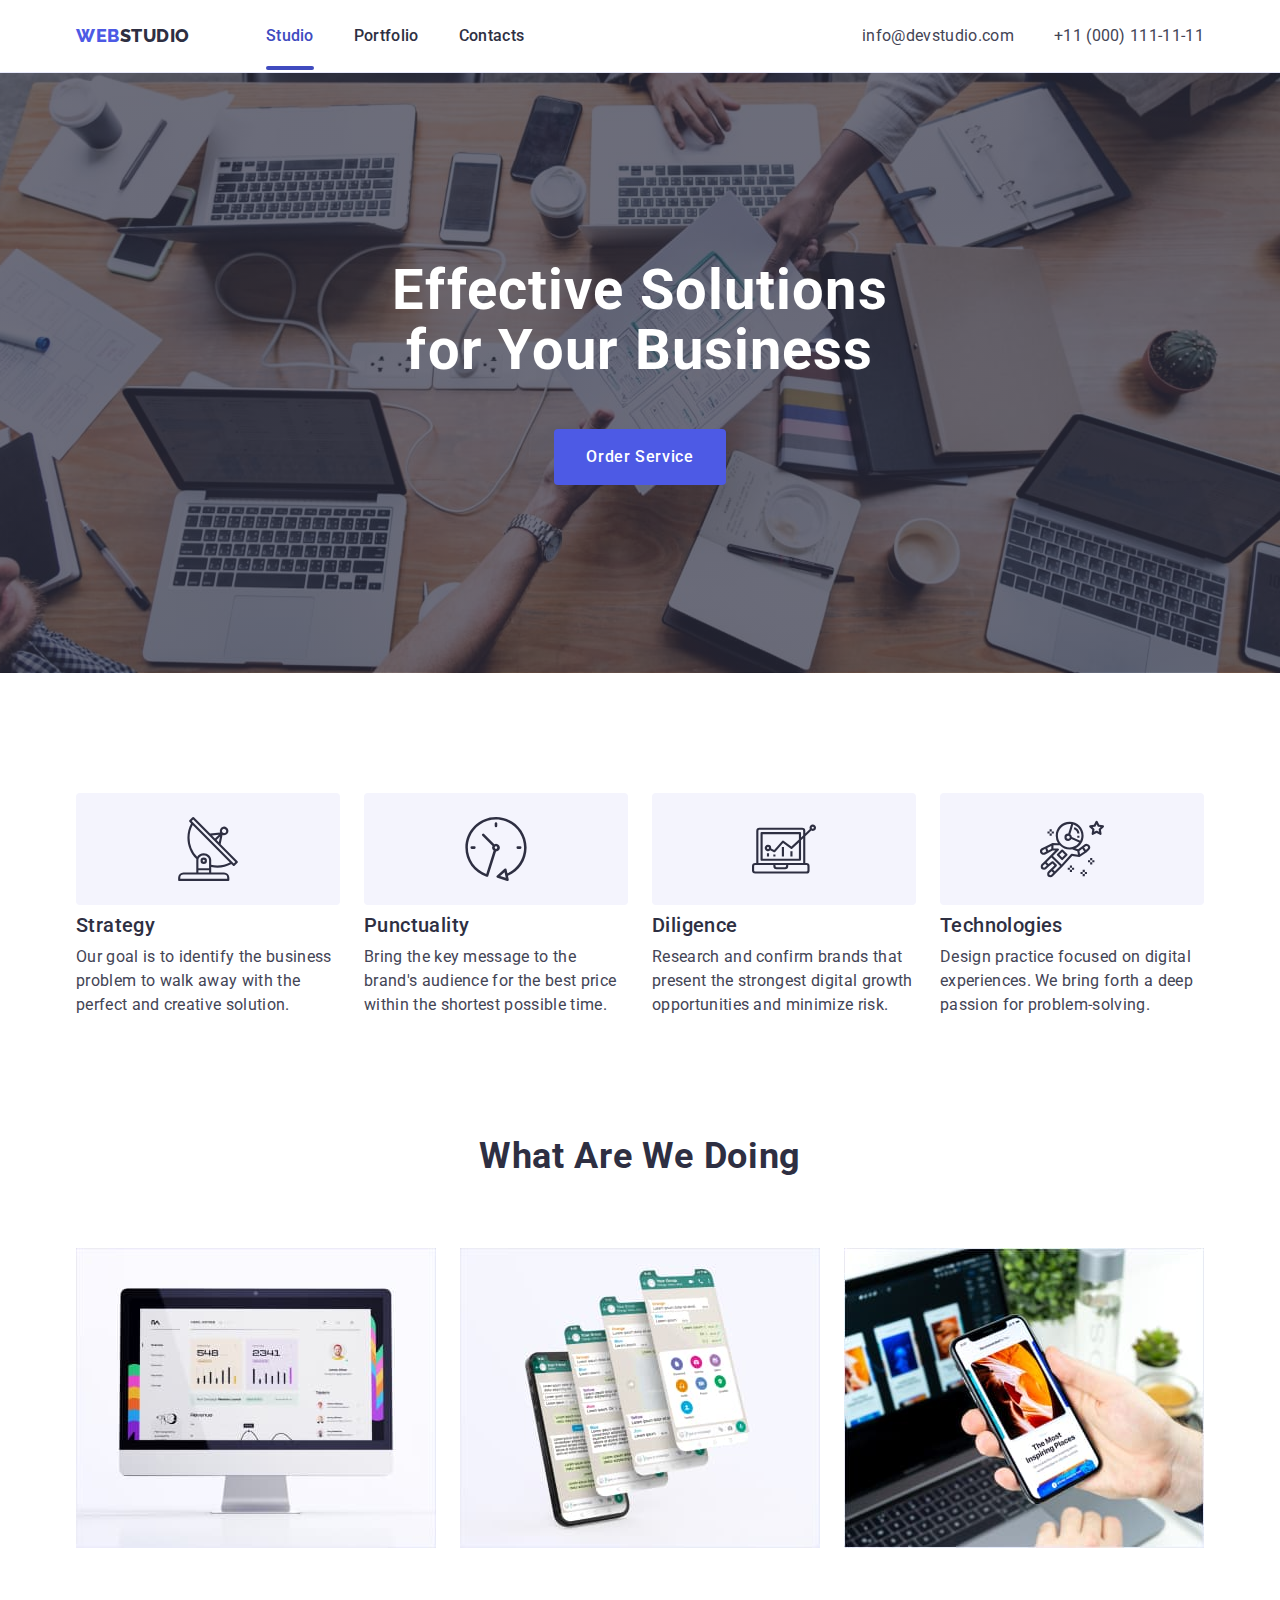
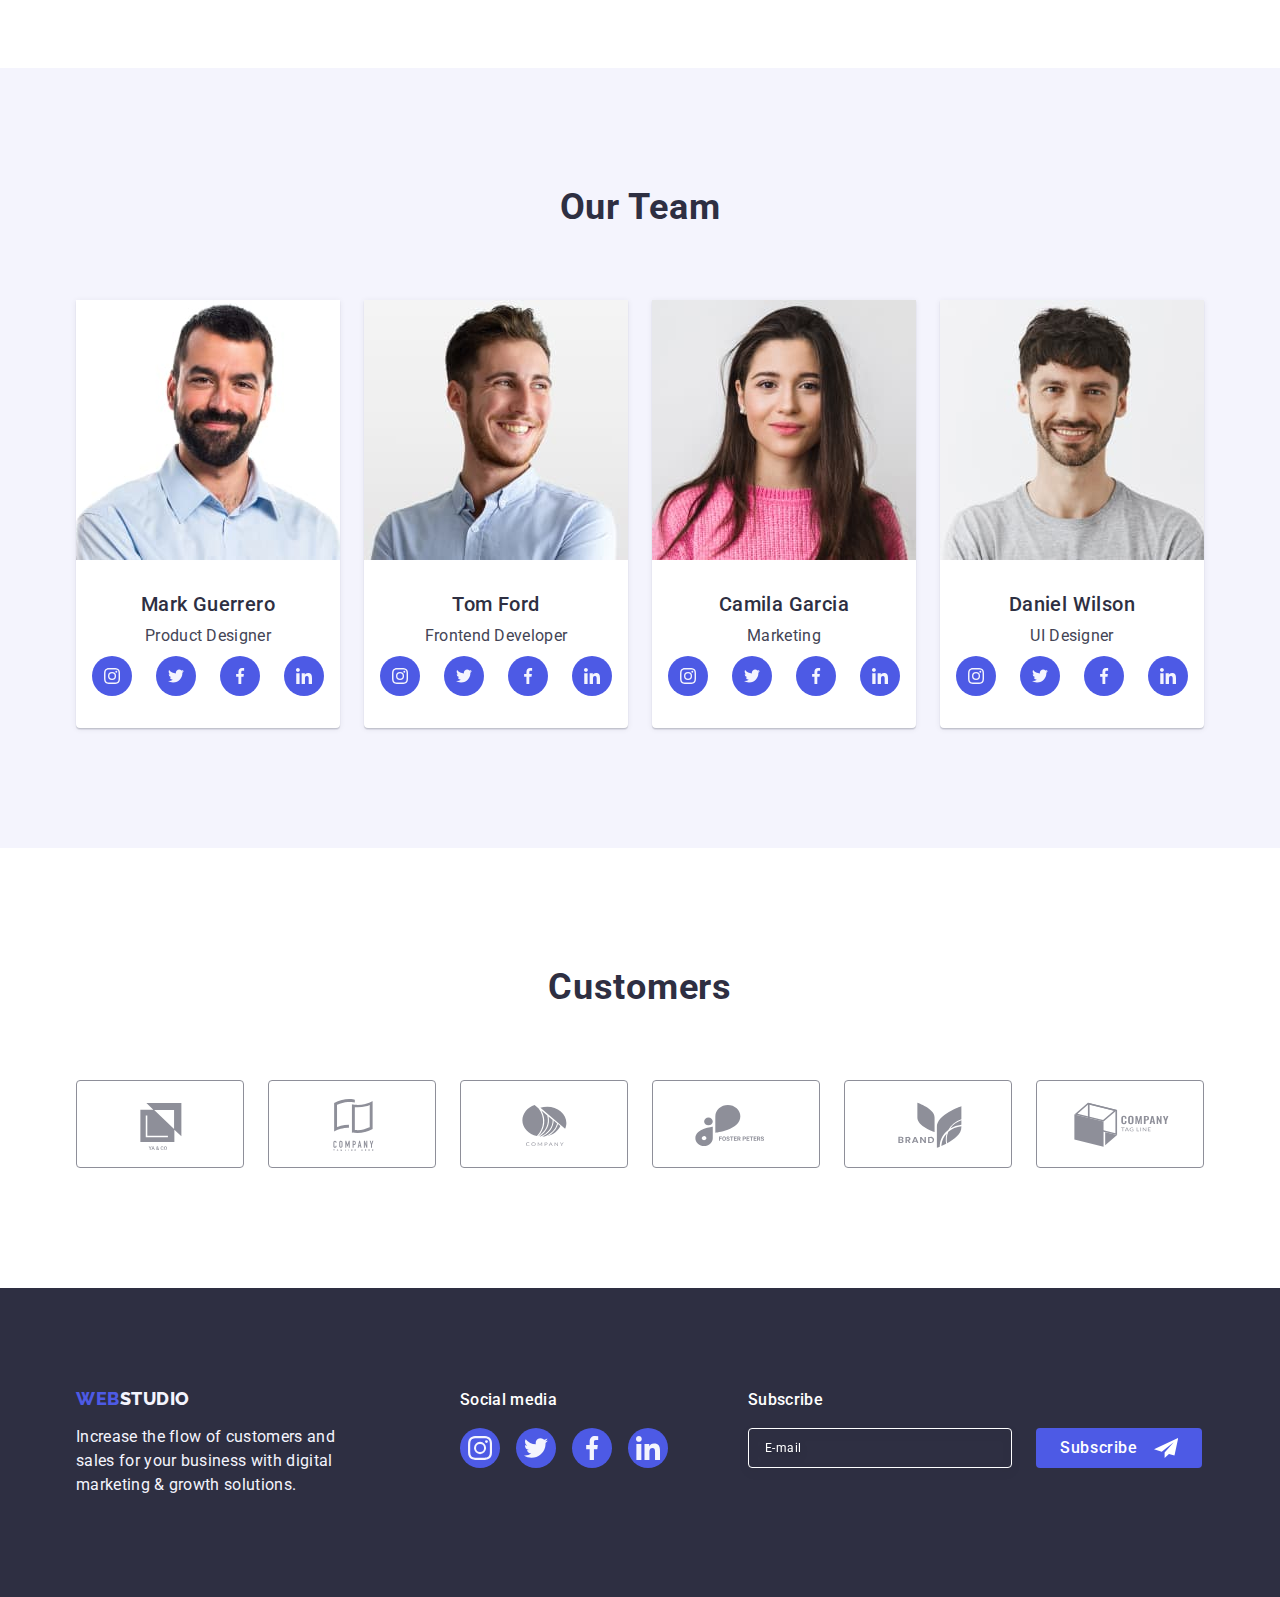
<file: index.html>
<!DOCTYPE html>
<html lang="en">
  <head>
    <meta charset="UTF-8" />
    <meta http-equiv="X-UA-Compatible" content="IE=edge" />
    <meta name="viewport" content="width=device-width, initial-scale=1.0" />
    <title>WebStudio</title>
    <link rel="preconnect" href="https://fonts.googleapis.com" />
    <link rel="preconnect" href="https://fonts.gstatic.com" crossorigin />
    <link
      href="https://fonts.googleapis.com/css2?family=Raleway:wght@800&family=Roboto:wght@400;500;700;900&display=swap"
      rel="stylesheet"
    />
    <link
      rel="stylesheet"
      href="https://cdnjs.cloudflare.com/ajax/libs/modern-normalize/1.1.0/modern-normalize.min.css"
    />
    <link rel="stylesheet" href="./css/styles.css" />
  </head>
  <body>
    <!--  HEADER -->
    <header class="page-header">
      <div class="container page-header-container">
        <nav class="page-nav">
          <a class="logo link" href="./index.html">
            Web<span class="logo-dark-theme">Studio</span>
          </a>
          <ul class="menu list">
            <li class="menu-item">
              <a class="menu-link link menu-link-border-line active-link" href="./index.html"
                >Studio</a
              >
            </li>
            <li class="menu-item">
              <a class="menu-link link" href="./portfolio.html">Portfolio</a>
            </li>
            <li class="menu-item">
              <a class="menu-link link" href="">Contacts</a>
            </li>
          </ul>
        </nav>
        <address class="contact">
          <ul class="contact-list list">
            <li class="contact-item">
              <a class="contact-link link" href="mailto:info@devstudio.com">info@devstudio.com</a>
            </li>
            <li class="contact-item">
              <a class="contact-link link" href="tel:+110001111111">+11 (000) 111-11-11</a>
            </li>
          </ul>
        </address>
      </div>
    </header>
    <!-- MAIN -->
    <main>
      <section class="hero">
        <div class="container">
          <h1 class="hero-title">Effective Solutions for Your Business</h1>
          <button class="hero-btn" type="button" data-modal-open>Order Service</button>
        </div>
      </section>
      <section class="section-benefits">
        <div class="container">
          <h2 hidden>Our advantages</h2>
          <ul class="section-benefits-list list">
            <li class="benefits-list-item">
              <div class="benefits-list-icon">
                <svg class="benefits-icon" width="64" height="64">
                  <use href="./images/icons.svg#icon-antenna"></use>
                </svg>
              </div>
              <h3 class="benefits-subtitle">Strategy</h3>
              <p class="benefits-desc">
                Our goal is to identify the business problem to walk away with the perfect and
                creative solution.
              </p>
            </li>
            <li class="benefits-list-item">
              <div class="benefits-list-icon">
                <svg class="benefits-icon" width="64" height="64">
                  <use href="./images/icons.svg#icon-clock"></use>
                </svg>
              </div>
              <h3 class="benefits-subtitle">Punctuality</h3>
              <p class="benefits-desc">
                Bring the key message to the brand's audience for the best price within the shortest
                possible time.
              </p>
            </li>
            <li class="benefits-list-item">
              <div class="benefits-list-icon">
                <svg class="benefits-icon" width="64" height="64">
                  <use href="./images/icons.svg#icon-diagram"></use>
                </svg>
              </div>
              <h3 class="benefits-subtitle">Diligence</h3>
              <p class="benefits-desc">
                Research and confirm brands that present the strongest digital growth opportunities
                and minimize risk.
              </p>
            </li>
            <li class="benefits-list-item">
              <div class="benefits-list-icon">
                <svg class="benefits-icon" width="64" height="64">
                  <use href="./images/icons.svg#icon-astronaut"></use>
                </svg>
              </div>
              <h3 class="benefits-subtitle">Technologies</h3>
              <p class="benefits-desc">
                Design practice focused on digital experiences. We bring forth a deep passion for
                problem-solving.
              </p>
            </li>
          </ul>
        </div>
      </section>
      <section class="section">
        <div class="container">
          <h2 class="heading-section">What are we doing</h2>
          <ul class="section-list list">
            <li class="section-list-item">
              <img src="./images/our-advantages/img-1.jpg" alt="desktop app" width="360" />
            </li>
            <li class="section-list-item">
              <img src="./images/our-advantages/img-2.jpg" alt="mobile app" width="360" />
            </li>
            <li class="section-list-item">
              <img
                src="./images/our-advantages/img-3.jpg"
                alt="laptop with smartphone"
                width="360"
              />
            </li>
          </ul>
        </div>
      </section>
      <section class="section-cards section">
        <div class="container">
          <h2 class="heading-section">Our Team</h2>
          <ul class="employees-list list">
            <li class="section-cards-item">
              <img src="./images/our-team/teamcard-1.jpg" alt="Mark Guerrero" width="264" />
              <div class="employees-list-text">
                <h3 class="subtitle">Mark Guerrero</h3>
                <p class="subtitle-desc">Product Designer</p>
                <ul class="social-networks list">
                  <li class="social-networks-item">
                    <a href="" class="social-networks-link"
                      ><svg class="social-networks-icon" width="16" height="16">
                        <use href="./images/icons.svg#icon-instagram"></use>
                      </svg>
                    </a>
                  </li>
                  <li class="social-networks-item">
                    <a href="" class="social-networks-link"
                      ><svg class="social-networks-icon" width="16" height="16">
                        <use href="./images/icons.svg#icon-twitter"></use>
                      </svg>
                    </a>
                  </li>
                  <li class="social-networks-item">
                    <a href="" class="social-networks-link"
                      ><svg class="social-networks-icon" width="16" height="16">
                        <use href="./images/icons.svg#icon-facebook"></use>
                      </svg>
                    </a>
                  </li>
                  <li class="social-networks-item">
                    <a href="" class="social-networks-link"
                      ><svg class="social-networks-icon" width="16" height="16">
                        <use href="./images/icons.svg#icon-linkedin"></use>
                      </svg>
                    </a>
                  </li>
                </ul>
              </div>
            </li>
            <li class="section-cards-item">
              <img src="./images/our-team/teamcard-2.jpg" alt="Tom Ford" width="264" />
              <div class="employees-list-text">
                <h3 class="subtitle">Tom Ford</h3>
                <p class="subtitle-desc">Frontend Developer</p>
                <ul class="social-networks list">
                  <li class="social-networks-item">
                    <a href="" class="social-networks-link"
                      ><svg class="social-networks-icon" width="16" height="16">
                        <use href="./images/icons.svg#icon-instagram"></use>
                      </svg>
                    </a>
                  </li>
                  <li class="social-networks-item">
                    <a href="" class="social-networks-link"
                      ><svg class="social-networks-icon" width="16" height="16">
                        <use href="./images/icons.svg#icon-twitter"></use>
                      </svg>
                    </a>
                  </li>
                  <li class="social-networks-item">
                    <a href="" class="social-networks-link"
                      ><svg class="social-networks-icon" width="16" height="16">
                        <use href="./images/icons.svg#icon-facebook"></use>
                      </svg>
                    </a>
                  </li>
                  <li class="social-networks-item">
                    <a href="" class="social-networks-link"
                      ><svg class="social-networks-icon" width="16" height="16">
                        <use href="./images/icons.svg#icon-linkedin"></use>
                      </svg>
                    </a>
                  </li>
                </ul>
              </div>
            </li>
            <li class="section-cards-item">
              <img src="./images/our-team/teamcard-3.jpg" alt="Camila Garcia" width="264" />
              <div class="employees-list-text">
                <h3 class="subtitle">Camila Garcia</h3>
                <p class="subtitle-desc">Marketing</p>
                <ul class="social-networks list">
                  <li class="social-networks-item">
                    <a href="" class="social-networks-link"
                      ><svg class="social-networks-icon" width="16" height="16">
                        <use href="./images/icons.svg#icon-instagram"></use>
                      </svg>
                    </a>
                  </li>
                  <li class="social-networks-item">
                    <a href="" class="social-networks-link"
                      ><svg class="social-networks-icon" width="16" height="16">
                        <use href="./images/icons.svg#icon-twitter"></use>
                      </svg>
                    </a>
                  </li>
                  <li class="social-networks-item">
                    <a href="" class="social-networks-link"
                      ><svg class="social-networks-icon" width="16" height="16">
                        <use href="./images/icons.svg#icon-facebook"></use>
                      </svg>
                    </a>
                  </li>
                  <li class="social-networks-item">
                    <a href="" class="social-networks-link"
                      ><svg class="social-networks-icon" width="16" height="16">
                        <use href="./images/icons.svg#icon-linkedin"></use>
                      </svg>
                    </a>
                  </li>
                </ul>
              </div>
            </li>
            <li class="section-cards-item">
              <img src="./images/our-team/teamcard-4.jpg" alt="Daniel Wilson" width="264" />
              <div class="employees-list-text">
                <h3 class="subtitle">Daniel Wilson</h3>
                <p class="subtitle-desc">UI Designer</p>
                <ul class="social-networks list">
                  <li class="social-networks-item">
                    <a href="" class="social-networks-link"
                      ><svg class="social-networks-icon" width="16" height="16">
                        <use href="./images/icons.svg#icon-instagram"></use>
                      </svg>
                    </a>
                  </li>
                  <li class="social-networks-item">
                    <a href="" class="social-networks-link"
                      ><svg class="social-networks-icon" width="16" height="16">
                        <use href="./images/icons.svg#icon-twitter"></use>
                      </svg>
                    </a>
                  </li>
                  <li class="social-networks-item">
                    <a href="" class="social-networks-link"
                      ><svg class="social-networks-icon" width="16" height="16">
                        <use href="./images/icons.svg#icon-facebook"></use>
                      </svg>
                    </a>
                  </li>
                  <li class="social-networks-item">
                    <a href="" class="social-networks-link"
                      ><svg class="social-networks-icon" width="16" height="16">
                        <use href="./images/icons.svg#icon-linkedin"></use>
                      </svg>
                    </a>
                  </li>
                </ul>
              </div>
            </li>
          </ul>
        </div>
      </section>

      <section class="section">
        <div class="container">
          <h2 class="heading-section">Customers</h2>
          <ul class="company-section list">
            <li class="company-list">
              <a href="" class="company-list-link"
                ><svg class="company-icon" width="104" height="56">
                  <use href="./images/icons.svg#icon-company-1"></use>
                </svg>
              </a>
            </li>
            <li class="company-list">
              <a href="" class="company-list-link"
                ><svg class="company-icon" width="104" height="56">
                  <use href="./images/icons.svg#icon-company-2"></use>
                </svg>
              </a>
            </li>
            <li class="company-list">
              <a href="" class="company-list-link"
                ><svg class="company-icon" width="104" height="56">
                  <use href="./images/icons.svg#icon-company-3"></use>
                </svg>
              </a>
            </li>
            <li class="company-list">
              <a href="" class="company-list-link"
                ><svg class="company-icon" width="104" height="56">
                  <use href="./images/icons.svg#icon-company-4"></use>
                </svg>
              </a>
            </li>
            <li class="company-list">
              <a href="" class="company-list-link"
                ><svg class="company-icon" width="104" height="56">
                  <use href="./images/icons.svg#icon-company-5"></use>
                </svg>
              </a>
            </li>
            <li class="company-list">
              <a href="" class="company-list-link"
                ><svg class="company-icon" width="104" height="56">
                  <use href="./images/icons.svg#icon-company-6"></use>
                </svg>
              </a>
            </li>
          </ul>
        </div>
      </section>
    </main>
    <!-- FOOTER -->
    <footer class="page-footer">
      <div class="container footer-container">
        <div class="page-footer-logo">
          <a class="logo footer-logo link" href="./index.html">
            Web<span class="logo-light-theme">Studio</span>
          </a>
          <p class="slogan">
            Increase the flow of customers and sales for your business with digital marketing &
            growth solutions.
          </p>
        </div>
        <div>
          <p class="social-text">Social media</p>
          <ul class="social-networks list">
            <li class="social-networks-item">
              <a href="" class="social-networks-link"
                ><svg class="footer-social-networks-icon" width="24" height="24">
                  <use href="./images/icons.svg#icon-instagram"></use>
                </svg>
              </a>
            </li>
            <li class="social-networks-item">
              <a href="" class="social-networks-link"
                ><svg class="footer-social-networks-icon" width="24" height="24">
                  <use href="./images/icons.svg#icon-twitter"></use>
                </svg>
              </a>
            </li>
            <li class="social-networks-item">
              <a href="" class="social-networks-link"
                ><svg class="footer-social-networks-icon" width="24" height="24">
                  <use href="./images/icons.svg#icon-facebook"></use>
                </svg>
              </a>
            </li>
            <li class="social-networks-item">
              <a href="" class="social-networks-link"
                ><svg class="footer-social-networks-icon" width="24" height="24">
                  <use href="./images/icons.svg#icon-linkedin"></use>
                </svg>
              </a>
            </li>
          </ul>
        </div>
        <div class="footer-form-container">
          <p class="social-text footer-form-title">Subscribe</p>
          <form class="footer-subscribe-form">
            <label class="footer-form-wrapper">
              <input
                class="footer-form-input"
                name="footer-user-email"
                type="email"
                placeholder="E-mail"
            /></label>
            <button class="footer-form-btn" type="submit">
              Subscribe
              <svg class="footer-form-icon" width="24" height="24">
                <use href="./images/icons.svg#icon-icon-send"></use>
              </svg>
            </button>
          </form>
        </div>
      </div>
    </footer>

    <div class="backdrop is-hidden" data-modal>
      <div class="modal-window">
        <button type="button" class="modal-close-btn" data-modal-close>
          <svg class="modal-close-icon" width="8" height="8">
            <use href="./images/icons.svg#icon-close-btn"></use>
          </svg>
        </button>
        <p class="modal-contact-form-title">Leave your contacts and we will call you back</p>
        <form class="modal-contact-form">
          <div class="modal-form-container">
            <label for="user-name" class="contact-form-field">Name</label>
            <div class="contact-form-input-wrapper">
              <input
                id="user-name"
                class="contact-form-input"
                type="text"
                name="user-name"
                required
                pattern="[a-zA-Zа-яА-ЯїЇіІєЄґҐ']+"
              />
              <svg class="contact-form-icon" width="18" height="24">
                <use href="./images/icons.svg#icon-person"></use>
              </svg>
            </div>
          </div>

          <div class="modal-form-container">
            <label for="user-tel" class="contact-form-field">Phone</label>
            <div class="contact-form-input-wrapper">
              <input
                id="user-tel"
                class="contact-form-input"
                type="tel"
                name="user-tel"
                required
                pattern="[0-9]{3}-[0-9]{3}-[0-9]{2}-[0-9]{2}"
                title="xxx-xxx-xx-xx"
              /><svg class="contact-form-icon" width="18" height="24">
                <use href="./images/icons.svg#icon-phone"></use>
              </svg>
            </div>
          </div>

          <div class="modal-form-container">
            <label for="user-email" class="contact-form-field">Email</label>
            <div class="contact-form-input-wrapper">
              <input
                id="user-email"
                class="contact-form-input"
                type="email"
                name="user_email"
                required
              />
              <svg class="contact-form-icon" width="18" height="24">
                <use href="./images/icons.svg#icon-email"></use>
              </svg>
            </div>
          </div>

          <div class="contact-form-field-comment">
            <label for="user-comment" class="contact-form-field">Comment</label>
            <textarea
              id="user-comment"
              class="contact-form-message"
              name="user-comment"
              placeholder="Text input"
            ></textarea>
          </div>

          <div class="contact-form-checkbox">
            <input
              id="user-privacy"
              class="visually-hidden"
              type="checkbox"
              name="user-privacy"
              value="true"
              required
            />
            <label for="user-privacy" class="contact-form-checkbox-wrapper">
              <span class="contact-form-own-checkbox">
                <svg width="10" height="8">
                  <use class="contact-form-own-icon" href="./images/icons.svg#icon-checkbox"></use>
                </svg> </span
              >I accept the terms and conditions of the
              <a href="" class="contact-form-link">Privacy Policy</a>
            </label>
          </div>
          <button class="contact-form-submit" type="submit">Send</button>
        </form>
      </div>
    </div>
    <script src="./js/modal.js"></script>
  </body>
</html>
</file>
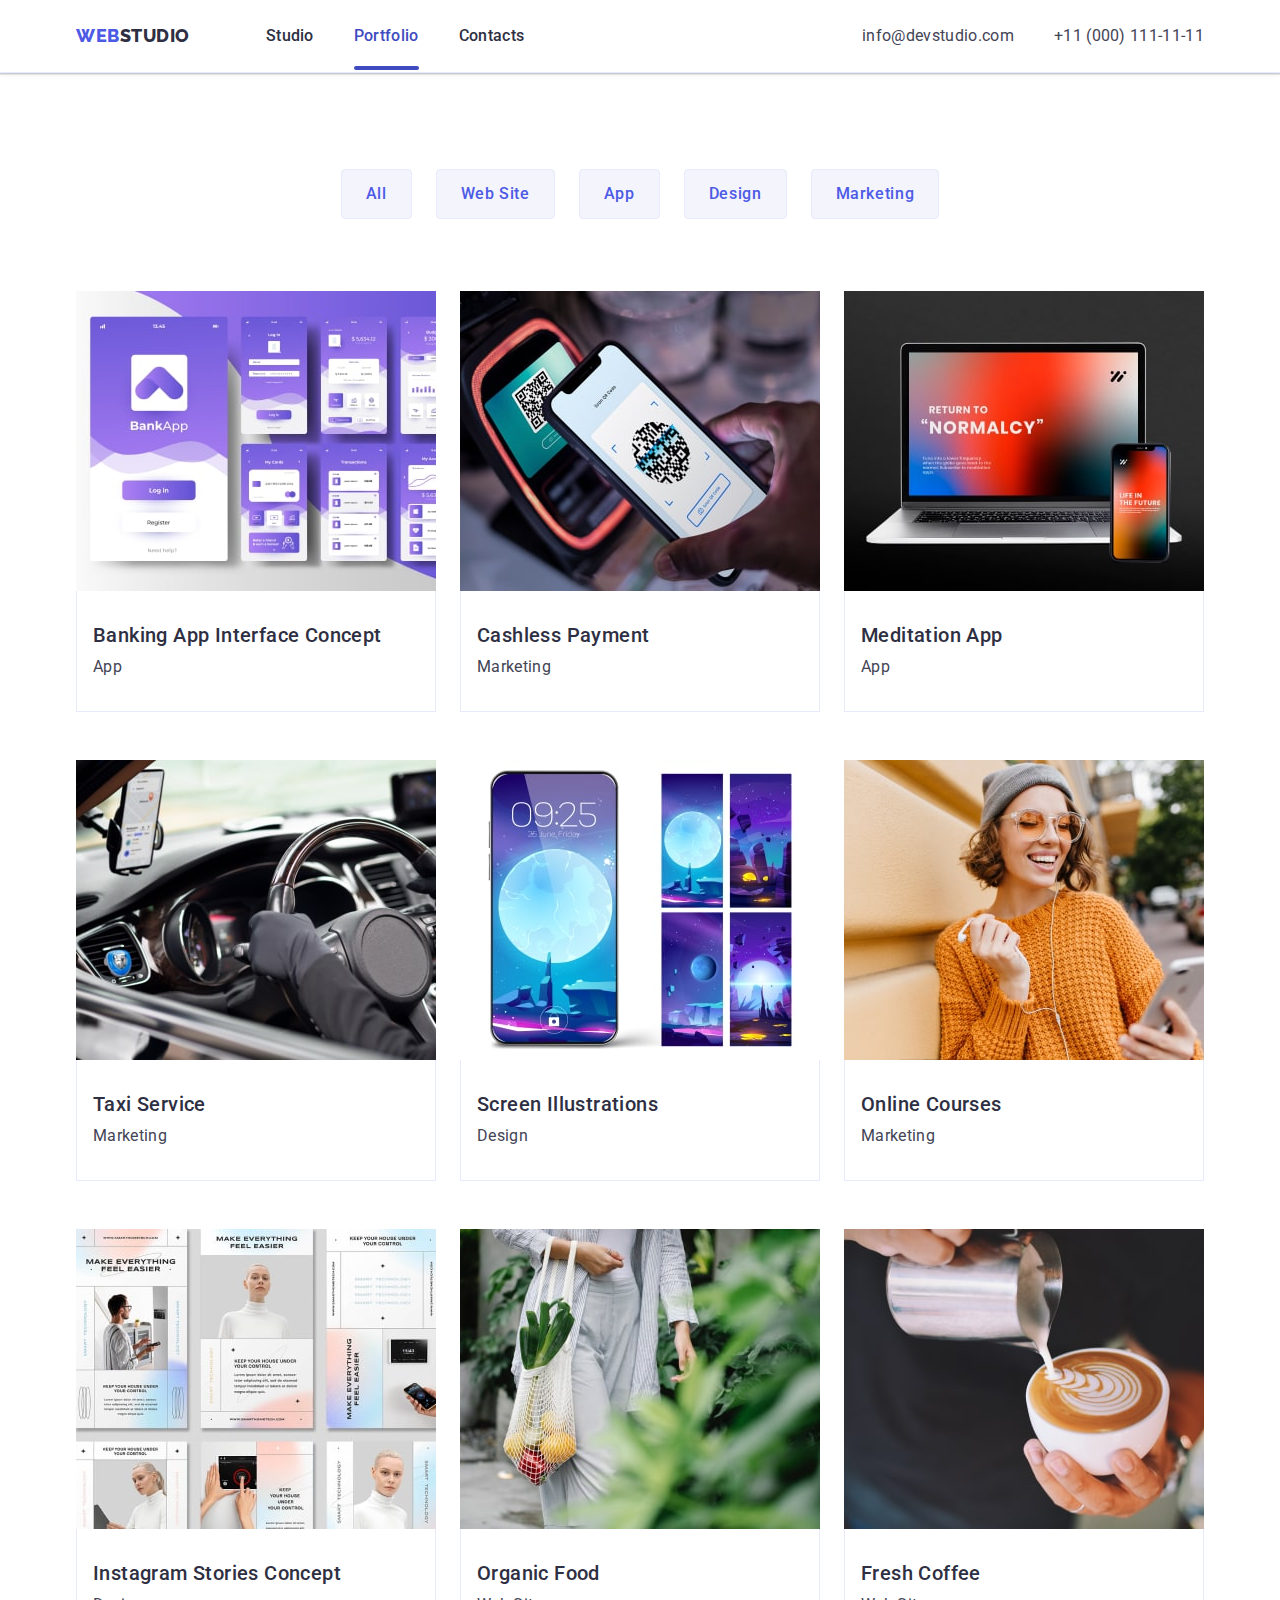
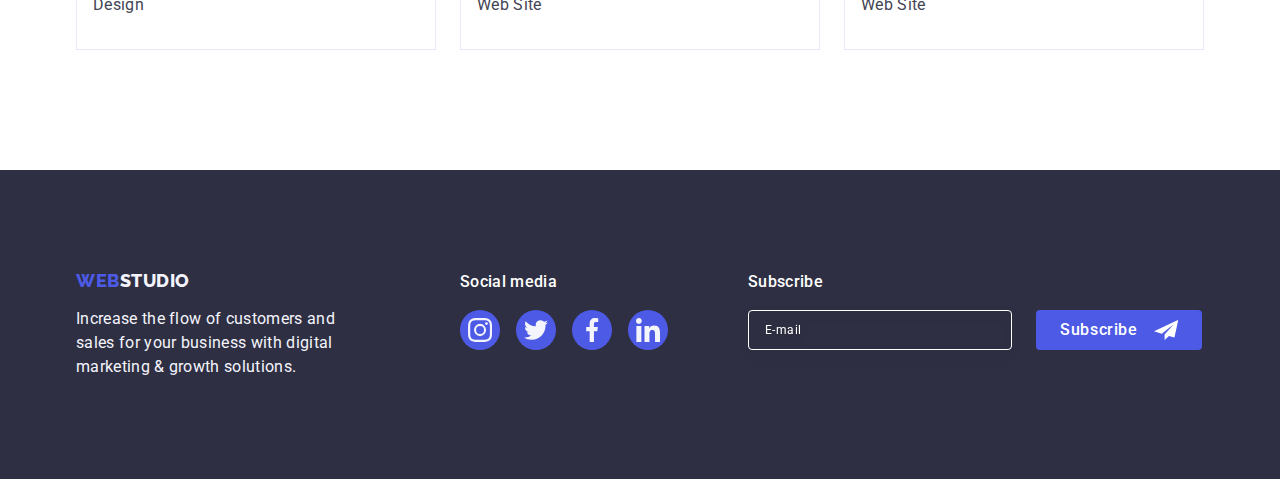
<file: portfolio.html>
<!DOCTYPE html>
<html lang="en">
  <head>
    <meta charset="UTF-8" />
    <meta http-equiv="X-UA-Compatible" content="IE=edge" />
    <meta name="viewport" content="width=device-width, initial-scale=1.0" />
    <title>Portfolio</title>
    <link rel="preconnect" href="https://fonts.googleapis.com" />
    <link rel="preconnect" href="https://fonts.gstatic.com" crossorigin />
    <link
      href="https://fonts.googleapis.com/css2?family=Raleway:wght@800&family=Roboto:wght@400;500;700;900&display=swap"
      rel="stylesheet"
    />
    <link
      rel="stylesheet"
      href="https://cdnjs.cloudflare.com/ajax/libs/modern-normalize/1.1.0/modern-normalize.min.css"
    />
    <link rel="stylesheet" href="./css/styles.css" />
  </head>
  <body>
    <!--  HEADER -->
    <header class="page-header">
      <div class="container page-header-container">
        <nav class="page-nav">
          <a class="logo link" href="./index.html">
            Web<span class="logo-dark-theme">Studio</span>
          </a>
          <ul class="menu list">
            <li class="menu-item">
              <a class="menu-link link" href="./index.html">Studio</a>
            </li>
            <li class="menu-item">
              <a class="menu-link link menu-link-border-line active-link" href="./portfolio.html"
                >Portfolio</a
              >
            </li>
            <li class="menu-item">
              <a class="menu-link link" href="">Contacts</a>
            </li>
          </ul>
        </nav>
        <address class="contact">
          <ul class="contact-list list">
            <li class="contact-item">
              <a class="contact-link link" href="mailto:info@devstudio.com">info@devstudio.com</a>
            </li>
            <li class="contact-item">
              <a class="contact-link link" href="tel:+110001111111">+11 (000) 111-11-11</a>
            </li>
          </ul>
        </address>
      </div>
    </header>
    <!-- MAIN -->
    <main class="page-main">
      <section class="main-section">
        <div class="container">
          <h1 hidden>Work examples</h1>
          <ul class="list filter-btn-list">
            <li>
              <button class="filter-btn" type="button">All</button>
            </li>
            <li>
              <button class="filter-btn" type="button">Web Site</button>
            </li>
            <li>
              <button class="filter-btn" type="button">App</button>
            </li>
            <li>
              <button class="filter-btn" type="button">Design</button>
            </li>
            <li>
              <button class="filter-btn" type="button">Marketing</button>
            </li>
          </ul>

          <ul class="list work-examples-list">
            <li class="work-examples-list-item">
              <a class="link work-examples-link" href="">
                <div class="box-overlay">
                  <img
                    src="./images/work-examples/example-1.jpg"
                    alt="banking concept"
                    width="360"
                    height="300"
                  />
                  <p class="overlay">
                    14 Stylish and User-Friendly App Design Concepts · Task Manager App · Calorie
                    Tracker App · Exotic Fruit Ecommerce App · Cloud Storage App
                  </p>
                </div>

                <div class="examples-subtitle-text">
                  <h2 class="examples-subtitle">Banking App Interface Concept</h2>
                  <p class="examples-subtitle-desc">App</p>
                </div></a
              >
            </li>
            <li class="work-examples-list-item">
              <a class="link work-examples-link" href="">
                <div class="box-overlay">
                  <img
                    src="./images/work-examples/example-2.jpg"
                    alt="cashless payment"
                    width="360"
                    height="300"
                  />
                  <p class="overlay">
                    14 Stylish and User-Friendly App Design Concepts · Task Manager App · Calorie
                    Tracker App · Exotic Fruit Ecommerce App · Cloud Storage App
                  </p>
                </div>
                <div class="examples-subtitle-text">
                  <h2 class="examples-subtitle">Cashless Payment</h2>
                  <p class="examples-subtitle-desc">Marketing</p>
                </div></a
              >
            </li>
            <li class="work-examples-list-item">
              <a class="link work-examples-link" href="">
                <div class="box-overlay">
                  <img
                    src="./images/work-examples/example-3.jpg"
                    alt="laptop and mobile phone"
                    width="360"
                    height="300"
                  />
                  <p class="overlay">
                    14 Stylish and User-Friendly App Design Concepts · Task Manager App · Calorie
                    Tracker App · Exotic Fruit Ecommerce App · Cloud Storage App
                  </p>
                </div>
                <div class="examples-subtitle-text">
                  <h2 class="examples-subtitle">Meditation App</h2>
                  <p class="examples-subtitle-desc">App</p>
                </div></a
              >
            </li>
            <li class="work-examples-list-item">
              <a class="link work-examples-link" href="">
                <div class="box-overlay">
                  <img
                    src="./images/work-examples/example-4.jpg"
                    alt="taxi service"
                    width="360"
                    height="300"
                  />
                  <p class="overlay">
                    14 Stylish and User-Friendly App Design Concepts · Task Manager App · Calorie
                    Tracker App · Exotic Fruit Ecommerce App · Cloud Storage App
                  </p>
                </div>
                <div class="examples-subtitle-text">
                  <h2 class="examples-subtitle">Taxi Service</h2>
                  <p class="examples-subtitle-desc">Marketing</p>
                </div></a
              >
            </li>
            <li class="work-examples-list-item">
              <a class="link work-examples-link" href="">
                <div class="box-overlay">
                  <img
                    src="./images/work-examples/example-5.jpg"
                    alt="screen illustrations"
                    width="360"
                    height="300"
                  />
                  <p class="overlay">
                    14 Stylish and User-Friendly App Design Concepts · Task Manager App · Calorie
                    Tracker App · Exotic Fruit Ecommerce App · Cloud Storage App
                  </p>
                </div>
                <div class="examples-subtitle-text">
                  <h2 class="examples-subtitle">Screen Illustrations</h2>
                  <p class="examples-subtitle-desc">Design</p>
                </div></a
              >
            </li>
            <li class="work-examples-list-item">
              <a class="link work-examples-link" href="">
                <div class="box-overlay">
                  <img
                    src="./images/work-examples/example-6.jpg"
                    alt="a girl with a phone in headphones"
                    width="360"
                    height="300"
                  />
                  <p class="overlay">
                    14 Stylish and User-Friendly App Design Concepts · Task Manager App · Calorie
                    Tracker App · Exotic Fruit Ecommerce App · Cloud Storage App
                  </p>
                </div>
                <div class="examples-subtitle-text">
                  <h2 class="examples-subtitle">Online Courses</h2>
                  <p class="examples-subtitle-desc">Marketing</p>
                </div></a
              >
            </li>
            <li class="work-examples-list-item">
              <a class="link work-examples-link" href="">
                <div class="box-overlay">
                  <img
                    src="./images/work-examples/example-7.jpg"
                    alt="instagram stories concept"
                    width="360"
                    height="300"
                  />
                  <p class="overlay">
                    14 Stylish and User-Friendly App Design Concepts · Task Manager App · Calorie
                    Tracker App · Exotic Fruit Ecommerce App · Cloud Storage App
                  </p>
                </div>
                <div class="examples-subtitle-text">
                  <h2 class="examples-subtitle">Instagram Stories Concept</h2>
                  <p class="examples-subtitle-desc">Design</p>
                </div></a
              >
            </li>
            <li class="work-examples-list-item">
              <a class="link work-examples-link" href="">
                <div class="box-overlay">
                  <img
                    src="./images/work-examples/example-8.jpg"
                    alt="a woman with a bag in which there are vegetables"
                    width="360"
                    height="300"
                  />
                  <p class="overlay">
                    14 Stylish and User-Friendly App Design Concepts · Task Manager App · Calorie
                    Tracker App · Exotic Fruit Ecommerce App · Cloud Storage App
                  </p>
                </div>
                <div class="examples-subtitle-text">
                  <h2 class="examples-subtitle">Organic Food</h2>
                  <p class="examples-subtitle-desc">Web Site</p>
                </div></a
              >
            </li>
            <li class="work-examples-list-item">
              <a class="link work-examples-link" href="">
                <div class="box-overlay">
                  <img
                    src="./images/work-examples/example-9.jpg"
                    alt="coffee is poured into a cup"
                    width="360"
                    height="300"
                  />
                  <p class="overlay">
                    14 Stylish and User-Friendly App Design Concepts · Task Manager App · Calorie
                    Tracker App · Exotic Fruit Ecommerce App · Cloud Storage App
                  </p>
                </div>
                <div class="examples-subtitle-text">
                  <h2 class="examples-subtitle">Fresh Coffee</h2>
                  <p class="examples-subtitle-desc">Web Site</p>
                </div></a
              >
            </li>
          </ul>
        </div>
      </section>
    </main>

    <!-- FOOTER -->
    <footer class="page-footer">
      <div class="container footer-container">
        <div class="page-footer-logo">
          <a class="logo footer-logo link" href="./index.html">
            Web<span class="logo-light-theme">Studio</span>
          </a>
          <p class="slogan">
            Increase the flow of customers and sales for your business with digital marketing &
            growth solutions.
          </p>
        </div>
        <div>
          <p class="social-text">Social media</p>
          <ul class="social-networks list">
            <li class="social-networks-item">
              <a href="" class="social-networks-link"
                ><svg class="footer-social-networks-icon" width="24" height="24">
                  <use href="./images/icons.svg#icon-instagram"></use>
                </svg>
              </a>
            </li>
            <li class="social-networks-item">
              <a href="" class="social-networks-link"
                ><svg class="footer-social-networks-icon" width="24" height="24">
                  <use href="./images/icons.svg#icon-twitter"></use>
                </svg>
              </a>
            </li>
            <li class="social-networks-item">
              <a href="" class="social-networks-link"
                ><svg class="footer-social-networks-icon" width="24" height="24">
                  <use href="./images/icons.svg#icon-facebook"></use>
                </svg>
              </a>
            </li>
            <li class="social-networks-item">
              <a href="" class="social-networks-link"
                ><svg class="footer-social-networks-icon" width="24" height="24">
                  <use href="./images/icons.svg#icon-linkedin"></use>
                </svg>
              </a>
            </li>
          </ul>
        </div>
        <div class="footer-form-container">
          <p class="social-text footer-form-title">Subscribe</p>
          <form class="footer-subscribe-form">
            <label class="footer-form-wrapper">
              <input
                class="footer-form-input"
                name="footer-user-email"
                type="email"
                placeholder="E-mail"
            /></label>
            <button class="footer-form-btn" type="submit">
              Subscribe
              <svg class="footer-form-icon" width="24" height="24">
                <use href="./images/icons.svg#icon-icon-send"></use>
              </svg>
            </button>
          </form>
        </div>
      </div>
    </footer>
  </body>
</html>
</file>
<file: css/styles.css>
/* колір основного тексту SLATE  #434455;
колір вторинного тексту NAVYBLUE  #2E2F42;
Primary Brand IRIS  #4D5AE5;
hover #404BBF
CLOUD #F4F4FD
H1  #FFFFFF
LIGHT SLATE  color: #8e8f99; */

* body {
  color: #434455;
  font-family: 'Roboto', sans-serif;
  background-color: #ffffff;
}

.container {
  width: 1158px;
  margin-left: auto;
  margin-right: auto;
  padding-left: 15px;
  padding-right: 15px;
}

:root {
  --primary-text-color: #434455;
  --secondary-text-color: #2e2f42;
  --accent-color: #4d5ae5;
  --hover-color: #404bbf;
  --light-mode: #f4f4fd;
  --white-color: #ffffff;
  --modal-background: #fcfcfc;
  --light-slate: #8e8f99;
}

.link {
  text-decoration: none;
}

.list {
  list-style: none;
}

button {
  cursor: pointer;
}

h1,
h2,
h3,
h4,
h5,
h6,
p {
  margin-top: 0;
  margin-bottom: 0;
}

ul,
ol {
  margin-top: 0;
  margin-bottom: 0;
  padding-left: 0;
}

img {
  display: block;
}

.section {
  padding-top: 120px;
  padding-bottom: 120px;
}

/* INDEX.HTML */

/* =================== HEADER =================== */
.page-header {
  padding-top: 24px;
  padding-bottom: 24px;
  border-bottom: 1px solid #e7e9fc;
  box-shadow: 0px 2px 1px rgba(46, 47, 66, 0.08), 0px 1px 1px rgba(46, 47, 66, 0.16),
    0px 1px 6px rgba(46, 47, 66, 0.08);
}

.page-header-container {
  display: flex;
  align-items: center;
}

.page-nav {
  display: flex;
  align-items: center;
}

.logo {
  margin-right: 76px;

  font-family: 'Raleway', sans-serif;
  font-weight: 800;
  font-size: 18px;
  line-height: 1.17;
  letter-spacing: 0.03em;
  text-transform: uppercase;
  color: var(--accent-color);
}

.logo-accent {
  color: var(--accent-color);
}

.logo-dark-theme {
  color: #2e2f42;
}

.menu-link-border-line::after {
  display: block;
  content: '';
  width: 100%;
  height: 4px;
  border-radius: 2px;
  background-color: var(--hover-color);

  position: absolute;
  bottom: -1px;
}

.menu-link {
  position: relative;
  padding: 24px 0;

  font-weight: 500;
  font-size: 16px;
  line-height: 1.5;
  letter-spacing: 0.02em;
  color: var(--secondary-text-color);
  transition: color 250ms cubic-bezier(0.4, 0, 0.2, 1);
}

.menu {
  display: flex;
  align-items: center;
  gap: 40px;
}

.active-link {
  color: var(--hover-color);
}

.menu-link:hover,
.menu-link:focus {
  color: var(--hover-color);
}

.contact {
  font-style: normal;
  margin-left: auto;
}

.contact-list {
  display: flex;
  align-items: center;
  gap: 40px;
}

.contact-link {
  font-weight: 400;
  font-size: 16px;
  line-height: 1.5;
  letter-spacing: 0.02em;
  color: var(--primary-text-color);

  transition: color 250ms cubic-bezier(0.4, 0, 0.2, 1);
}

.contact-link:hover,
.contact-link:focus {
  color: var(--hover-color);
}
/* ================= MAIN ================*/

.hero {
  background-image: linear-gradient(rgba(46, 47, 66, 0.7), rgba(46, 47, 66, 0.7)),
    url(../images/hero/people-office-1.jpg);
  background-repeat: no-repeat;
  background-position: center;
  background-size: cover;
  background-color: #2e2f42;

  margin-left: auto;
  margin-right: auto;
  max-width: 1440px;
  padding-top: 188px;
  padding-bottom: 188px;
}

.hero-title {
  margin-bottom: 48px;
  max-width: 496px;
  margin-left: auto;
  margin-right: auto;

  font-weight: 700;
  font-size: 56px;
  line-height: 1.07;
  text-align: center;
  letter-spacing: 0.02em;
  color: var(--white-color);
}

.hero-btn,
.contact-form-submit {
  display: block;
  margin-right: auto;
  margin-left: auto;
  min-width: 169px;
  height: 56px;
  padding: 16px 32px;
  border-radius: 4px;
  border: none;

  font-family: 'Roboto', sans-serif;
  font-weight: 500;
  font-size: 16px;
  line-height: 1.5;
  text-align: center;
  letter-spacing: 0.04em;
  color: var(--white-color);
  background-color: #4d5ae5;
  cursor: pointer;

  transition: background-color 250ms cubic-bezier(0.4, 0, 0.2, 1);
}

.hero-btn:hover,
.hero-btn:focus {
  background-color: var(--hover-color);
}

.section-benefits {
  padding-top: 120px;
}

.section-benefits-list {
  display: flex;
  gap: 24px;
}
.benefits-list-item {
  width: calc((100% - 72px) / 4);
}

.benefits-icon {
  fill: var(--secondary-text-color);
}

.benefits-list-icon {
  display: flex;
  justify-content: center;
  align-items: center;
  height: 112px;
  margin-bottom: 8px;

  background-color: var(--light-mode);
  border-radius: 4px;
}

.benefits-subtitle {
  margin-bottom: 8px;

  text-align: left;
  font-weight: 500;
  font-size: 20px;
  line-height: 1.2;
  letter-spacing: 0.02em;
  color: var(--secondary-text-color);
}

.benefits-desc {
  text-align: left;
  font-size: 16px;
  line-height: 1.5;
  letter-spacing: 0.02em;
  color: var(--primary-text-color);
}

.employees-list {
  display: flex;
  gap: 24px;
}

.heading-section {
  margin-bottom: 72px;

  font-size: 36px;
  line-height: 1.1;
  text-align: center;
  letter-spacing: 0.02em;
  text-transform: capitalize;
  color: var(--secondary-text-color);
}

.section-list {
  display: flex;
  gap: 24px;
}

.employees-list-text {
  padding: 32px 0;
}

.subtitle {
  margin-bottom: 8px;

  text-align: center;
  font-weight: 500;
  font-size: 20px;
  line-height: 1.2;
  letter-spacing: 0.02em;
  color: var(--secondary-text-color);
}
.subtitle-desc {
  margin-bottom: 8px;
  text-align: center;

  font-size: 16px;
  line-height: 1.5;
  letter-spacing: 0.02em;
  color: var(--primary-text-color);
}

.section-cards {
  background-color: var(--light-mode);
}

.section-cards-item {
  box-shadow: 0px 1px 6px rgba(46, 47, 66, 0.08), 0px 1px 1px rgba(46, 47, 66, 0.16),
    0px 2px 1px rgba(46, 47, 66, 0.08);
  border-radius: 0px 0px 4px 4px;
  flex-basis: calc((100%-72px) / 4);

  background-color: var(--white-color);
}

.social-networks {
  display: flex;
  justify-content: center;
  gap: 24px;
}

.social-networks-item {
  width: 40px;
  height: 40px;
}

.social-networks-link {
  display: flex;
  justify-content: center;
  align-items: center;
  width: 100%;
  height: 100%;

  border-radius: 50%;
  background-color: var(--accent-color);
  color: var(--light-mode);

  transition: background-color 250ms cubic-bezier(0.4, 0, 0.2, 1);
}

.social-networks-link:hover,
.social-networks-link:focus {
  background-color: var(--hover-color);
}

.social-networks-icon {
  fill: currentColor;
}

.company-section {
  display: flex;
  gap: 24px;
}

.company-list-link {
  display: flex;
  justify-content: center;
  align-items: center;
  width: 100%;
  height: 100%;
  border: 1px solid #8e8f99;
  border-radius: 4px;
  color: #8e8f99;

  transition: border-color 250ms cubic-bezier(0.4, 0, 0.2, 1),
    color 250ms cubic-bezier(0.4, 0, 0.2, 1);
}

.company-list-link:hover,
.company-list-link:focus {
  color: var(--hover-color);
  outline: none;
  border-color: var(--hover-color);
}

.company-list {
  width: calc((100% - 120px) / 6);
  height: 88px;
}

.company-icon {
  fill: currentColor;
}

/* ======================= FOOTER ==================== */

.footer-container {
  display: flex;
  align-items: baseline;
}

.logo-light-theme {
  color: #f4f4fd;
}

.page-footer-logo {
  margin-right: 120px;
}

.social-text {
  margin-bottom: 16px;

  font-weight: 500;
  font-size: 16px;
  line-height: 1.5;
  letter-spacing: 0.02em;
  color: var(--white-color);
}

.footer-logo {
  display: inline-block;
  margin-bottom: 16px;
}
.slogan {
  width: 264px;

  font-size: 16px;
  line-height: 1.5;
  letter-spacing: 0.02em;
  color: var(--light-mode);
}
.page-footer {
  padding-top: 100px;
  padding-bottom: 100px;

  background-color: #2e2f42;
}

footer .social-networks {
  gap: 16px;
}

.footer-social-networks-icon {
  fill: currentColor;
}
footer .social-networks-link:hover,
footer .social-networks-link:focus {
  background-color: #31d0aa;
}

.footer-form-container {
  margin-left: 80px;
}

.footer-subscribe-form {
  display: flex;
  align-items: flex-end;
}

.footer-form-title {
  display: block;
}

.footer-form-wrapper {
  margin-right: 24px;
}

.footer-form-input {
  font-family: 'Roboto', sans-serif;
  font-style: normal;
  font-weight: 400;
  font-size: 12px;
  line-height: 1.5;
  letter-spacing: 0.04em;
  color: var(--white-color);
  background-color: transparent;
  width: 264px;
  height: 40px;
  border: 1px solid var(--white-color);
  filter: drop-shadow(0px 4px 4px rgba(0, 0, 0, 0.15));
  border-radius: 4px;

  padding: 8px 16px 8px 16px;
}

.footer-form-input::placeholder {
  color: var(--white-color);
}

.footer-form-btn {
  display: flex;
  justify-content: center;
  align-items: center;
  padding: 8px 24px;
  height: 40px;
  min-width: 165px;
  text-align: left;
  font-family: 'Roboto', sans-serif;
  font-weight: 500;
  font-size: 16px;
  line-height: 1.5;
  letter-spacing: 0.04em;
  color: var(--white-color);
  background-color: var(--accent-color);
  border-radius: 4px;
  border: none;
  cursor: pointer;
}
.footer-form-icon {
  margin-left: 16px;

  fill: var(--white-color);
}

/* ==================  PORTFOLIO.HTML ================= */

.main-section {
  padding-bottom: 120px;
  padding-top: 96px;
}

.filter-btn-list {
  display: flex;
  justify-content: center;
  gap: 24px;
  margin-bottom: 72px;
}

.filter-btn {
  border: 1px solid #e7e9fc;
  border-radius: 4px;
  padding: 12px 24px;

  font-family: inherit;
  font-weight: 500;
  font-size: 16px;
  line-height: 1.5;
  display: flex;
  align-items: center;
  letter-spacing: 0.04em;
  color: var(--accent-color);

  background-color: #f4f4fd;

  transition: color 250ms cubic-bezier(0.4, 0, 0.2, 1),
    background-color 250ms cubic-bezier(0.4, 0, 0.2, 1),
    border-color 250ms cubic-bezier(0.4, 0, 0.2, 1), box-shadow 250ms cubic-bezier(0.4, 0, 0.2, 1);
}

.filter-btn:hover,
.filter-btn:focus {
  border: 1px solid transparent;
  box-shadow: 0px 3px 1px rgba(0, 0, 0, 0.1), 0px 2px 1px rgba(0, 0, 0, 0.08),
    0px 2px 2px rgba(0, 0, 0, 0.12);

  font-weight: 500;
  font-size: 16px;
  line-height: 1.5;
  display: flex;
  align-items: center;
  text-align: center;
  letter-spacing: 0.04em;
  color: var(--white-color);

  background-color: var(--hover-color);
}

.work-examples-list {
  display: flex;
  flex-wrap: wrap;
  column-gap: 24px;
  row-gap: 48px;
}

.work-examples-list-item {
  width: calc((100% - 48px) / 3);
}

.work-examples-link {
  display: block;

  transition: box-shadow 250ms cubic-bezier(0.4, 0, 0.2, 1);
}

.work-examples-link:hover,
.work-examples-link:focus {
  box-shadow: 0px 1px 6px rgba(46, 47, 66, 0.08), 0px 1px 1px rgba(46, 47, 66, 0.16),
    0px 2px 1px rgba(46, 47, 66, 0.08);
}

.examples-subtitle {
  margin-bottom: 8px;
  text-align: left;

  font-weight: 500;
  font-size: 20px;
  line-height: 1.2;
  letter-spacing: 0.02em;
  color: var(--secondary-text-color);
}

.examples-subtitle-text {
  border: 1px solid #e7e9fc;
  border-top: none;
  padding: 32px 16px;
}

.examples-subtitle-desc {
  text-align: left;

  font-weight: 400;
  font-size: 16px;
  line-height: 1.5;
  letter-spacing: 0.02em;
  color: var(--primary-text-color);
}

.box-overlay {
  position: relative;
  overflow: hidden;
}

.overlay {
  position: absolute;
  overflow: auto;
  transform: translateY(100%);
  top: 0;
  left: 0;
  width: 100%;
  height: 100%;
  padding: 40px 32px;
  font-weight: 400;
  font-size: 16px;
  line-height: 1.5;
  letter-spacing: 0.02em;
  background-color: var(--accent-color);
  color: var(--light-mode);

  transition: transform 250ms cubic-bezier(0.4, 0, 0.2, 1);
}

.work-examples-link:hover .overlay,
.work-examples-link:focus .overlay {
  transform: translateY(0%);
}

/* =========================BACKDROP and MODAL====================== */

.backdrop {
  position: fixed;

  top: 0;
  left: 0;
  width: 100%;
  height: 100%;
  background: rgba(46, 47, 66, 0.4);
  opacity: 1;
  visibility: visible;
  pointer-events: auto;
  transition: opacity 250ms cubic-bezier(0.4, 0, 0.2, 1),
    visibility 250ms cubic-bezier(0.4, 0, 0.2, 1);
}

.modal-window {
  padding: 72px 24px 24px 24px;

  min-height: 576px;
  position: absolute;
  top: 50%;
  left: 50%;
  transform: translate(-50%, -50%);
  width: 408px;
  background-color: var(--modal-background);
  border-radius: 4px;
  box-shadow: 0px 1px 1px rgba(0, 0, 0, 0.14), 0px 1px 3px rgba(0, 0, 0, 0.12),
    0px 2px 1px rgba(0, 0, 0, 0.2);
  transition: transform 250ms cubic-bezier(0.4, 0, 0.2, 1);
}

.modal-close-btn {
  position: absolute;
  width: 24px;
  height: 24px;
  border-radius: 50%;
  top: 24px;
  right: 24px;
  display: flex;
  justify-content: center;
  align-items: center;
  background-color: #e7e9fc;
  border: 1px solid rgba(0, 0, 0, 0.1);
  padding: 0;
  transition: background-color 250ms cubic-bezier(0.4, 0, 0.2, 1),
    border 250ms cubic-bezier(0.4, 0, 0.2, 1);
}

.modal-close-icon {
  transition: fill 250ms cubic-bezier(0.4, 0, 0.2, 1);
}

.modal-close-btn:hover,
.modal-close-btn:focus {
  background-color: var(--hover-color);
  border: none;
  fill: var(--white-color);
}

.contact-form-checkbox-wrapper {
  display: block;
}

.modal-form-container {
  margin-bottom: 8px;
}

.modal-contact-form-title {
  font-family: 'Roboto', sans-serif;
  font-style: normal;
  font-weight: 500;
  font-size: 16px;
  line-height: 1.5;
  text-align: center;
  letter-spacing: 0.02em;
  color: var(--secondary-text-color);
  margin-top: 0;
  margin-bottom: 16px;
}

.contact-form-field {
  display: block;
  font-family: 'Roboto', sans-serif;
  font-style: normal;
  font-weight: 400;
  font-size: 12px;
  line-height: 1.17;
  letter-spacing: 0.04em;
  color: var(--light-slate);
  margin-bottom: 4px;
}

.contact-form-input {
  width: 100%;
  height: 40px;
  border: 1px solid rgba(46, 47, 66, 0.4);
  border-radius: 4px;
  background-color: transparent;
  outline: transparent;
  padding-left: 38px;
  transition: border-color 250ms cubic-bezier(0.4, 0, 0.2, 1);
}

.contact-form-input:focus {
  outline: none;
  border-color: var(--accent-color);
}

.contact-form-input:focus + .contact-form-icon {
  fill: var(--accent-color);
}

.contact-form-icon {
  display: block;
  position: absolute;
  top: 50%;
  left: 16px;
  transform: translateY(-50%);
  fill: var(--secondary-text-color);
  transition: fill 250ms cubic-bezier(0.4, 0, 0.2, 1);
}

.contact-form-input-wrapper {
  display: block;
  position: relative;
}

.contact-form-field-comment {
  margin-bottom: 16px;
}

.contact-form-message {
  width: 100%;
  height: 120px;
  resize: none;
  padding: 8px 16px;
  font-size: 12px;
  line-height: 1.17;
  letter-spacing: 0.04em;
  color: rgba(46, 47, 66, 0.4);
  border: 1px solid rgba(46, 47, 66, 0.2);
  border-radius: 4px;
  background-color: transparent;
  outline: transparent;
  transition: border-color 250ms cubic-bezier(0.4, 0, 0.2, 1);
}

.contact-form-message:focus {
  outline: none;
  border-color: var(--accent-color);
}

.contact-form-checkbox {
  margin-bottom: 24px;
}

.contact-form-link {
  color: var(--accent-color);
}

.contact-form-checkbox-wrapper {
  font-size: 12px;
  line-height: 1.17;
  letter-spacing: 0.04em;
  color: var(--light-slate);
}

.visually-hidden {
  appearance: none;
  position: absolute;
}

.contact-form-own-checkbox {
  width: 16px;
  height: 16px;
  margin-right: 8px;
  border: 1px solid rgba(46, 47, 66, 0.4);
  border-radius: 2px;
  display: inline-flex;
  align-items: center;
  justify-content: center;
  fill: transparent;
}

.is-hidden {
  opacity: 0;
  visibility: hidden;
  pointer-events: none;
}

.visually-hidden:checked + .contact-form-checkbox-wrapper > .contact-form-own-checkbox {
  background-color: var(--hover-color);
  border: none;
  fill: var(--white-color);
  border-color: var(--hover-color);
}
</file>
